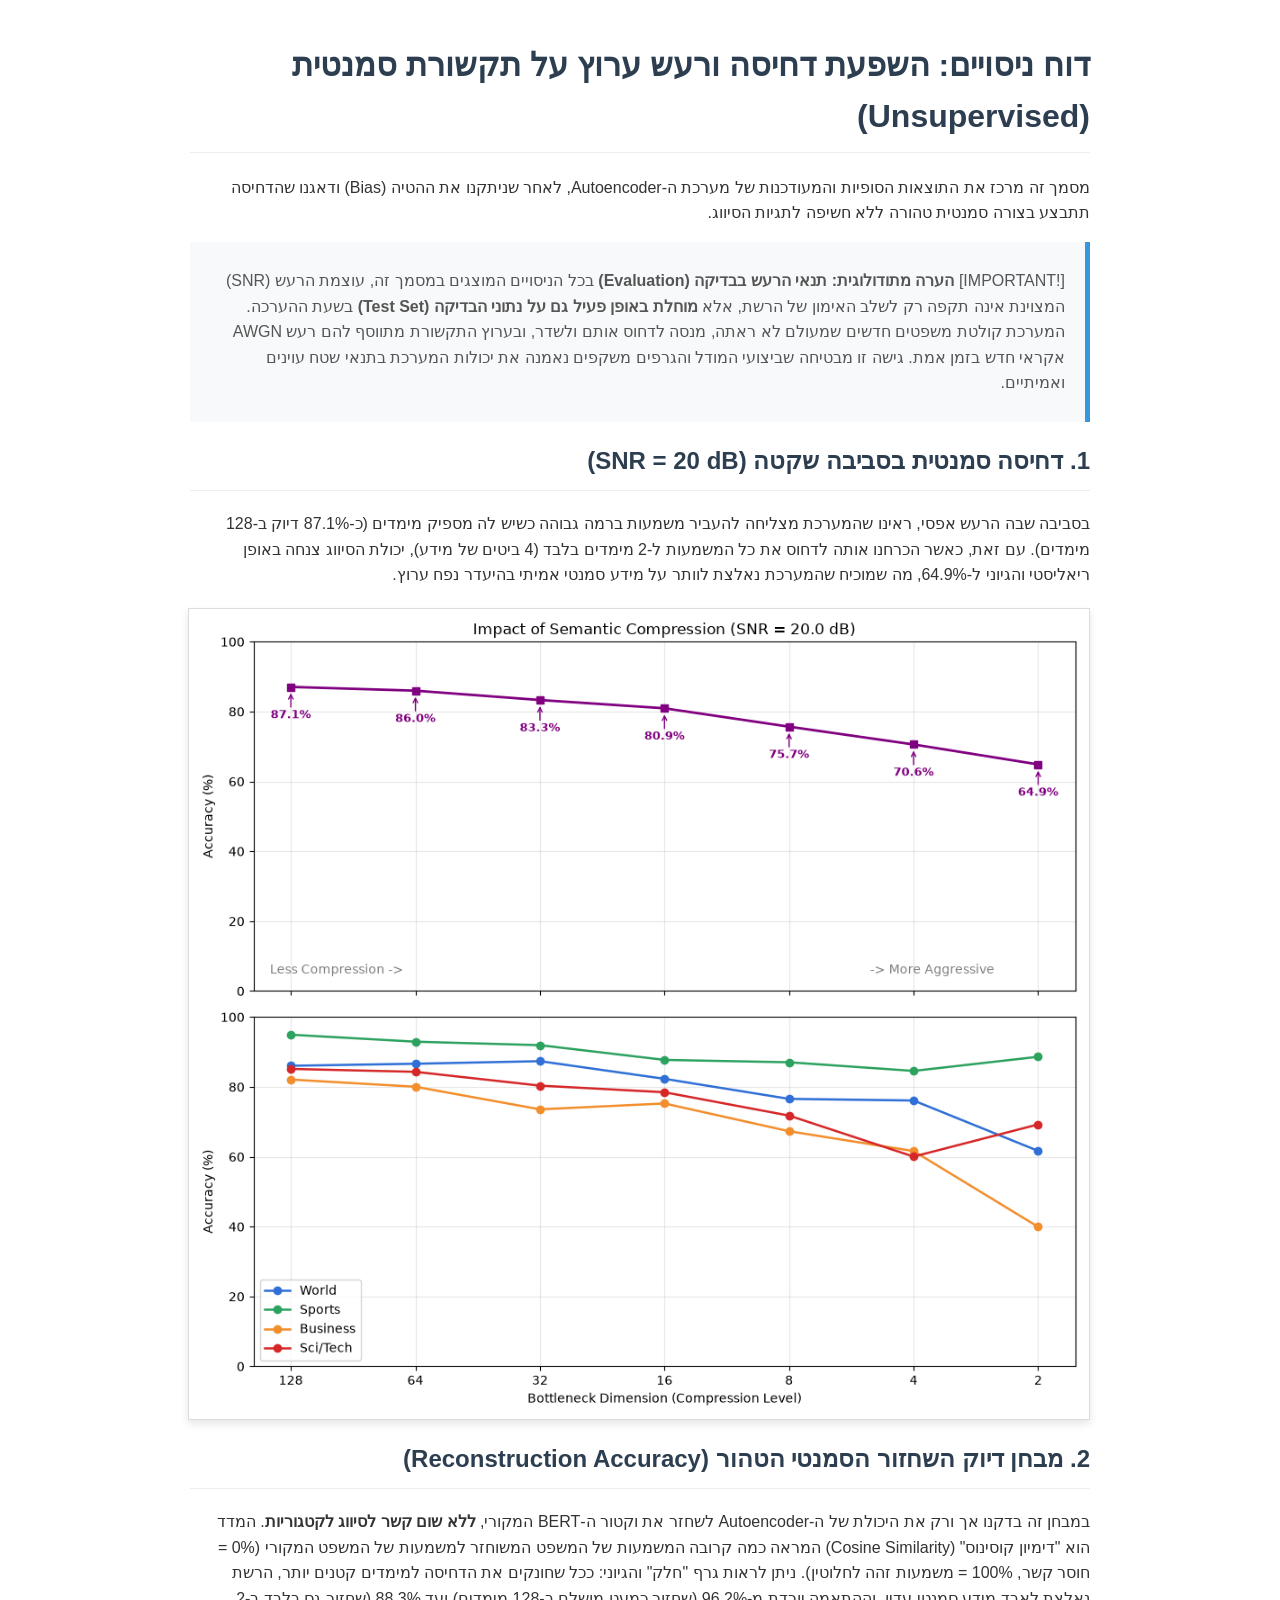
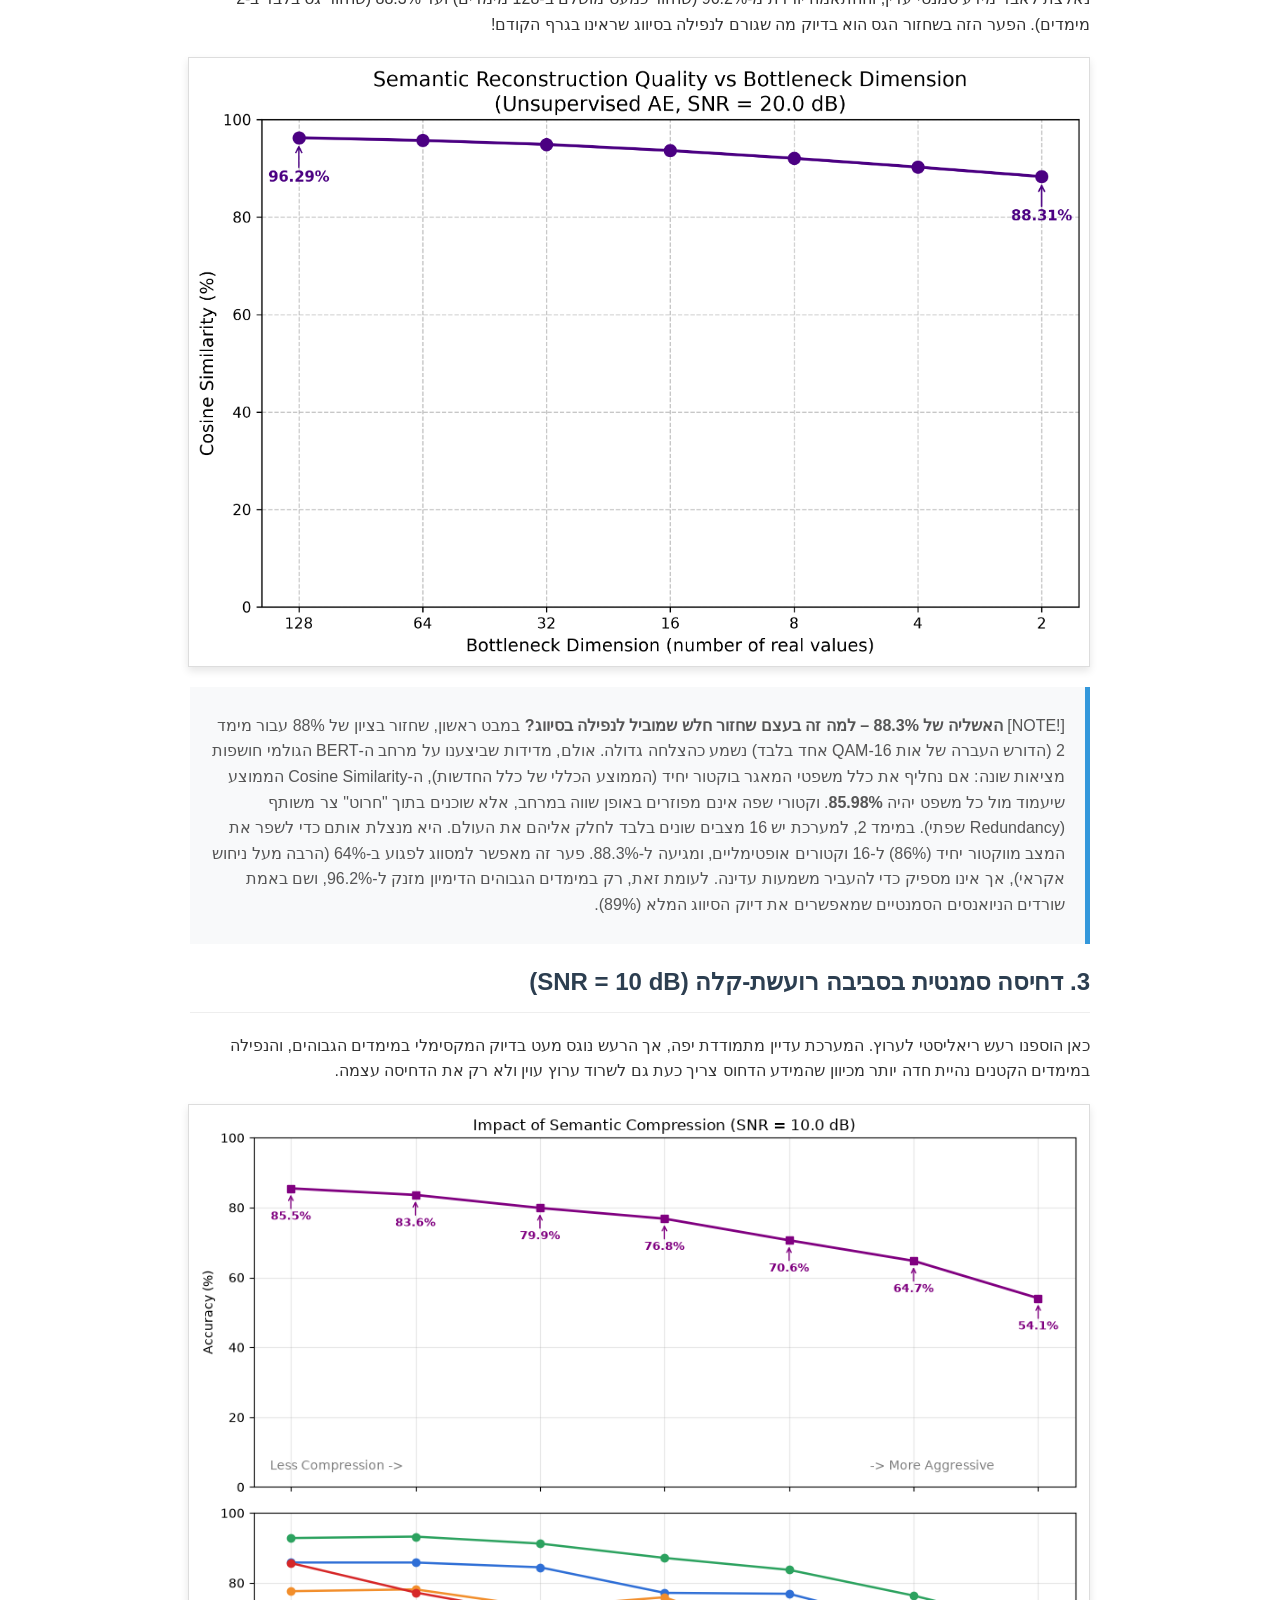
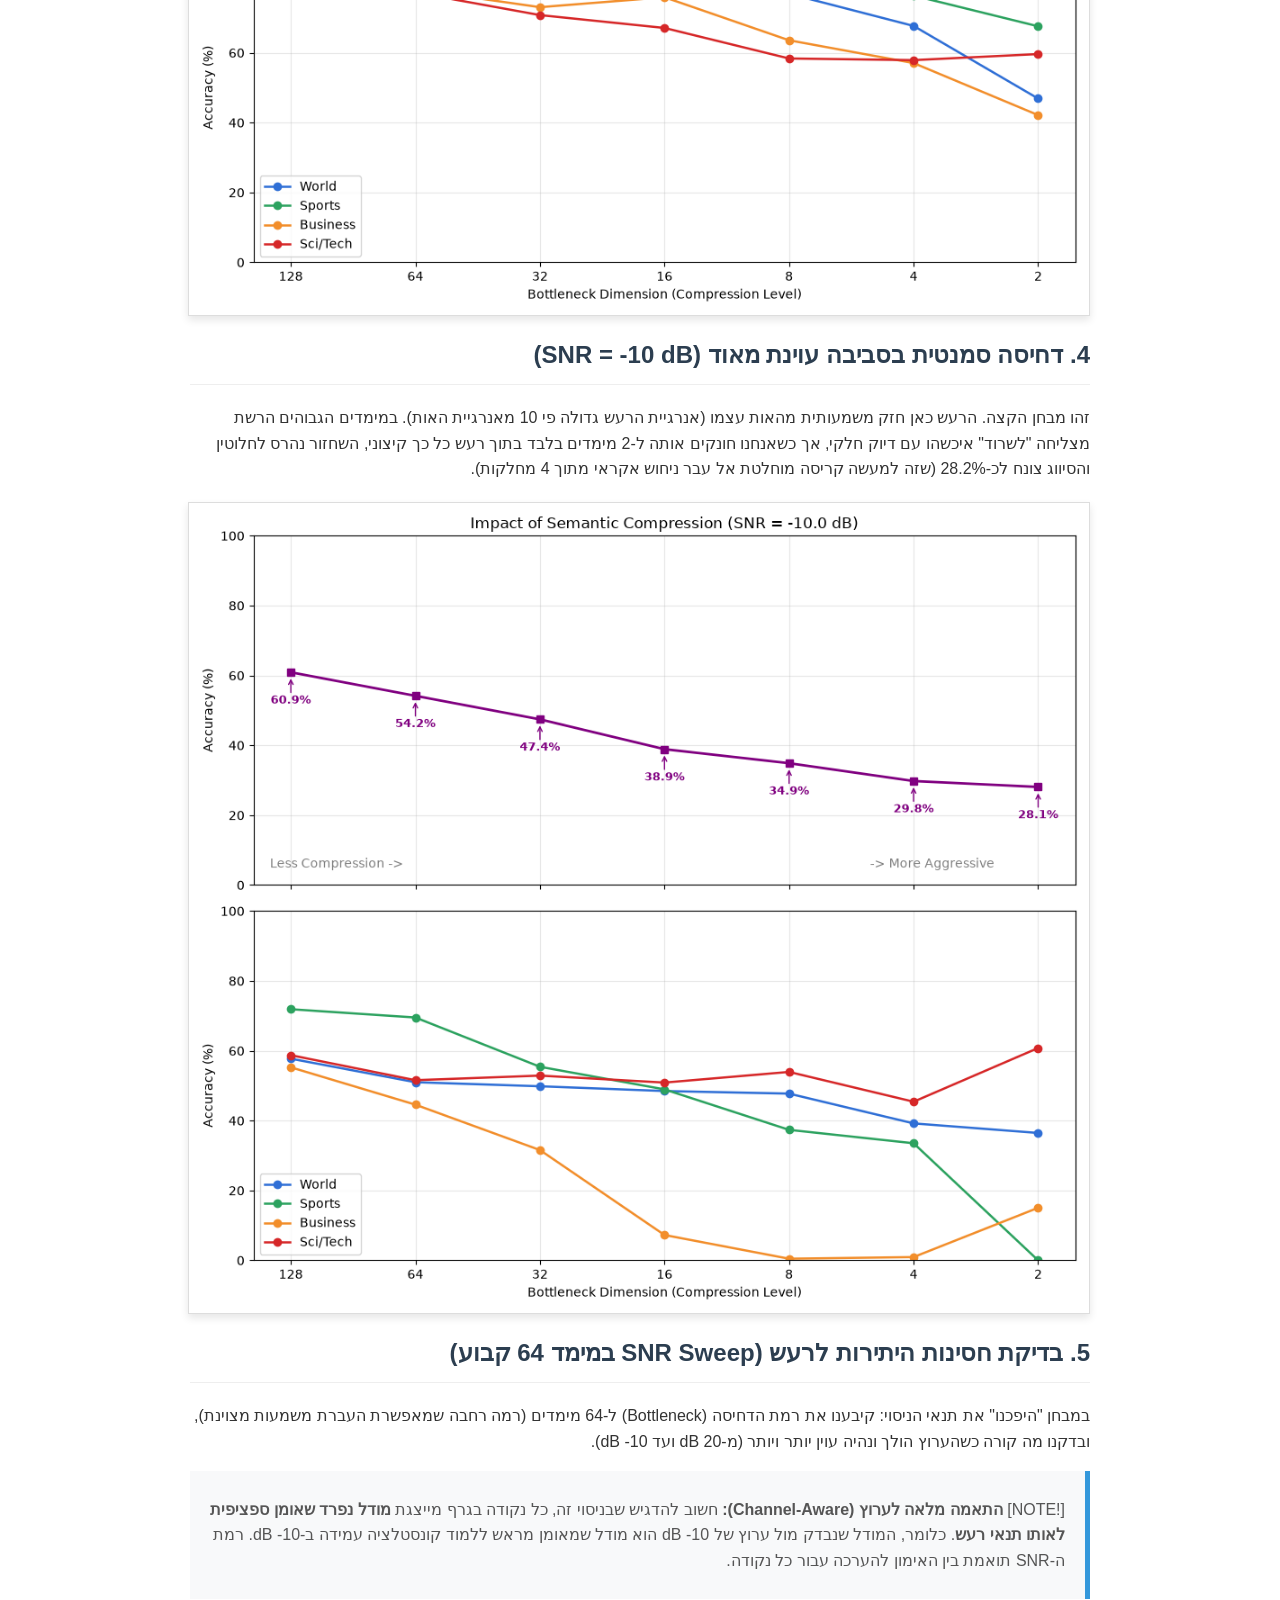
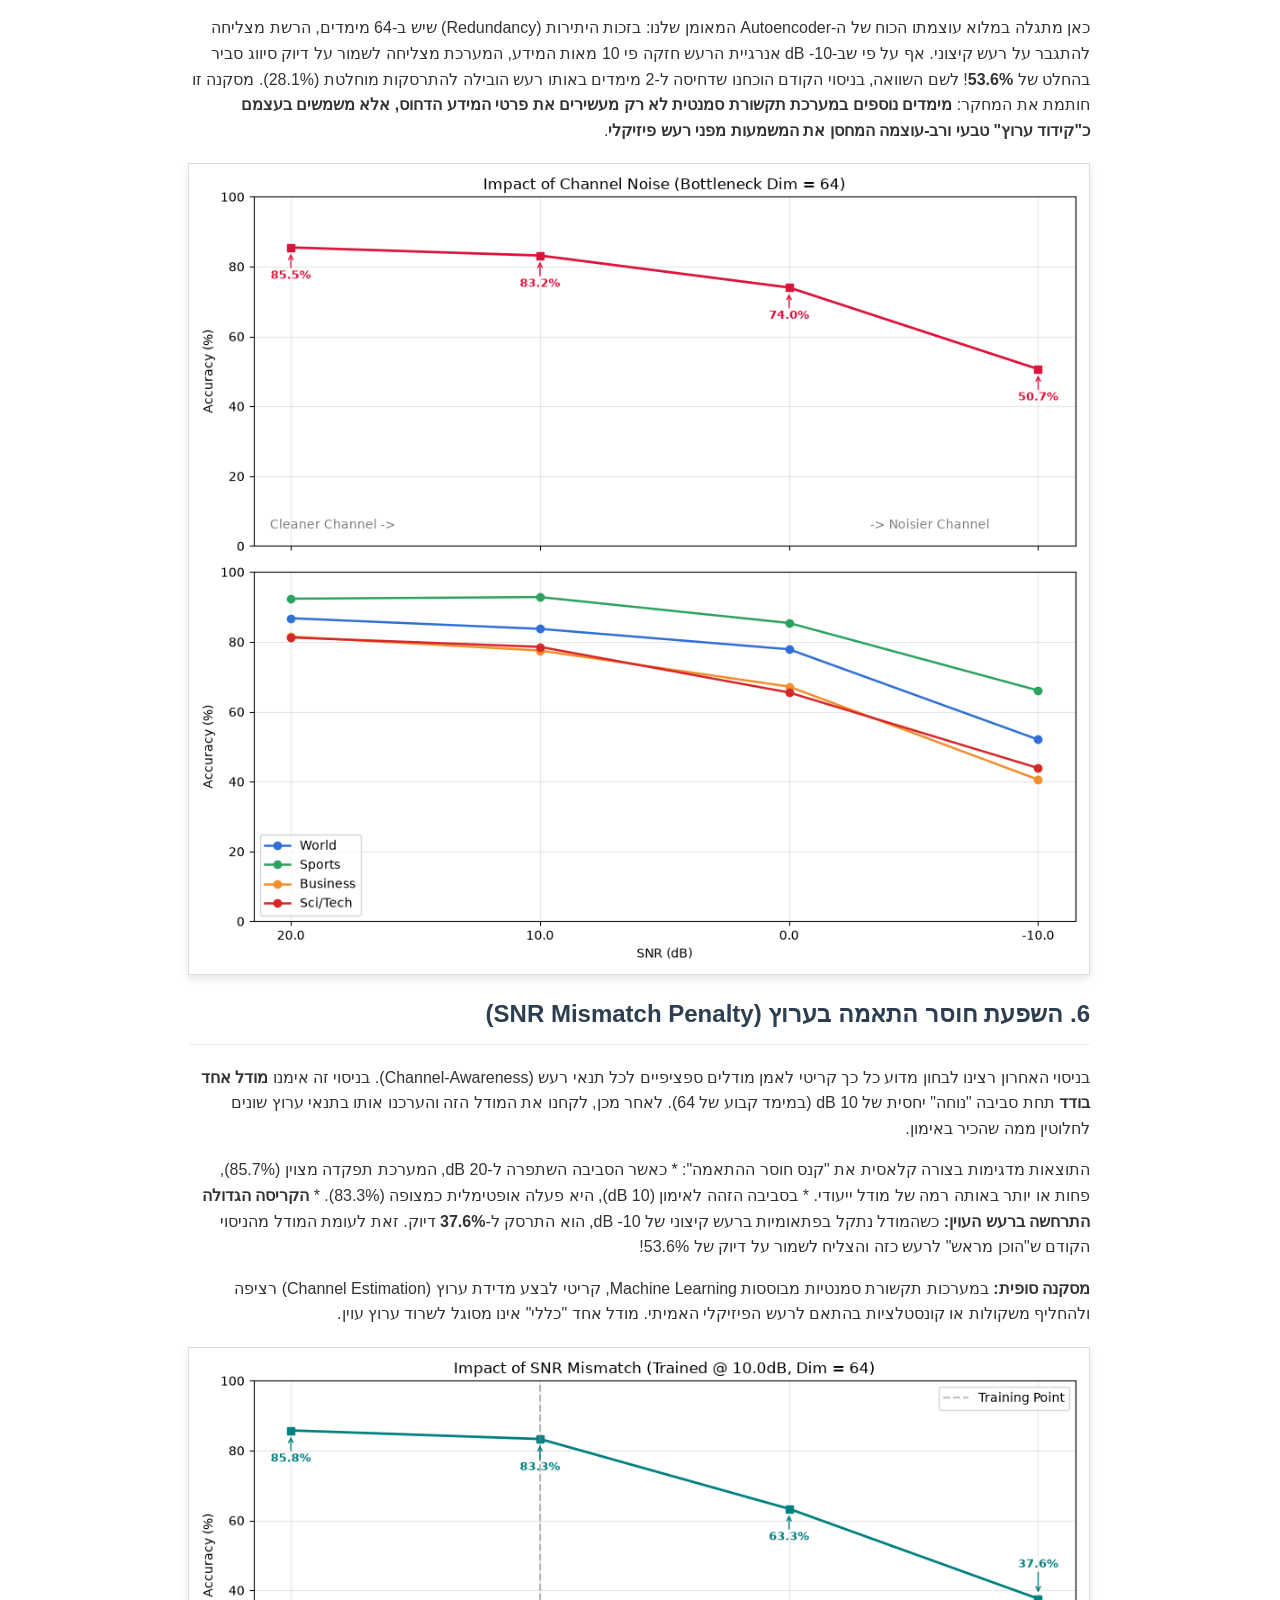
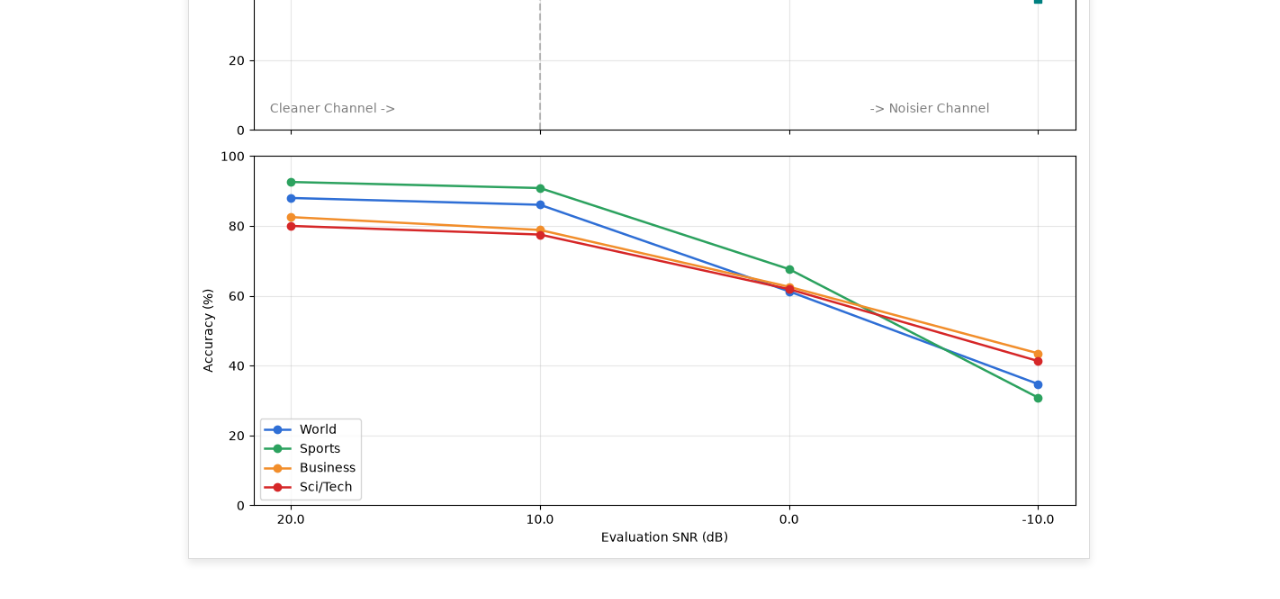
<file: Docs/results_report.html>
<!DOCTYPE html>
<html lang="he" dir="rtl">
<head>
<meta charset="utf-8">
<title>דוח ניסויים</title>
<style>
body {
    direction: rtl;
    text-align: right;
    font-family: 'Segoe UI', Tahoma, Geneva, Verdana, sans-serif;
    margin: 40px auto;
    max-width: 900px;
    line-height: 1.6;
    font-size: 16px;
    padding: 0 20px;
    color: #333;
}
h1, h2, h3 {
    color: #2c3e50;
    border-bottom: 1px solid #eee;
    padding-bottom: 10px;
}
img {
    max-width: 100%;
    height: auto;
    display: block;
    margin: 20px auto;
    border: 1px solid #ddd;
    box-shadow: 0 4px 8px rgba(0,0,0,0.1);
}
pre, code {
    direction: ltr;
    text-align: left;
    background: #f4f4f4;
    padding: 2px 5px;
    border-radius: 4px;
    font-family: Consolas, monospace;
}
pre {
    padding: 15px;
    overflow-x: auto;
}
blockquote {
    border-right: 5px solid #3498db;
    margin: 0;
    padding: 10px 20px;
    background-color: #f8f9fa;
    color: #555;
}
</style>
</head>
<body>
<h1>דוח ניסויים: השפעת דחיסה ורעש ערוץ על תקשורת סמנטית (Unsupervised)</h1>
<p>מסמך זה מרכז את התוצאות הסופיות והמעודכנות של מערכת ה-Autoencoder, לאחר שניתקנו את ההטיה (Bias) ודאגנו שהדחיסה תתבצע בצורה סמנטית טהורה ללא חשיפה לתגיות הסיווג.</p>
<blockquote>
<p>[!IMPORTANT]
<strong>הערה מתודולוגית: תנאי הרעש בבדיקה (Evaluation)</strong>
בכל הניסויים המוצגים במסמך זה, עוצמת הרעש (SNR) המצוינת אינה תקפה רק לשלב האימון של הרשת, אלא <strong>מוחלת באופן פעיל גם על נתוני הבדיקה (Test Set)</strong> בשעת ההערכה. המערכת קולטת משפטים חדשים שמעולם לא ראתה, מנסה לדחוס אותם ולשדר, ובערוץ התקשורת מתווסף להם רעש AWGN אקראי חדש בזמן אמת. גישה זו מבטיחה שביצועי המודל והגרפים משקפים נאמנה את יכולות המערכת בתנאי שטח עוינים ואמיתיים.</p>
</blockquote>
<h2>1. דחיסה סמנטית בסביבה שקטה (SNR = 20 dB)</h2>
<p>בסביבה שבה הרעש אפסי, ראינו שהמערכת מצליחה להעביר משמעות ברמה גבוהה כשיש לה מספיק מימדים (כ-87.1% דיוק ב-128 מימדים). עם זאת, כאשר הכרחנו אותה לדחוס את כל המשמעות ל-2 מימדים בלבד (4 ביטים של מידע), יכולת הסיווג צנחה באופן ריאליסטי והגיוני ל-64.9%, מה שמוכיח שהמערכת נאלצת לוותר על מידע סמנטי אמיתי בהיעדר נפח ערוץ.</p>
<p><img alt="Unsupervised 20dB" src="../results/dim_sweep/snr_20/dim_sweep.png" /></p>
<h2>2. מבחן דיוק השחזור הסמנטי הטהור (Reconstruction Accuracy)</h2>
<p>במבחן זה בדקנו אך ורק את היכולת של ה-Autoencoder לשחזר את וקטור ה-BERT המקורי, <strong>ללא שום קשר לסיווג לקטגוריות</strong>. המדד הוא "דימיון קוסינוס" (Cosine Similarity) המראה כמה קרובה המשמעות של המשפט המשוחזר למשמעות של המשפט המקורי (0% = חוסר קשר, 100% = משמעות זהה לחלוטין).
ניתן לראות גרף "חלק" והגיוני: ככל שחונקים את הדחיסה למימדים קטנים יותר, הרשת נאלצת לאבד מידע סמנטי עדין, וההתאמה יורדת מ-96.2% (שחזור כמעט מושלם ב-128 מימדים) ועד 88.3% (שחזור גס בלבד ב-2 מימדים). הפער הזה בשחזור הגס הוא בדיוק מה שגורם לנפילה בסיווג שראינו בגרף הקודם!</p>
<p><img alt="Reconstruction Plot" src="../results/dim_sweep/snr_20/reconstruction_plot.png" /></p>
<blockquote>
<p>[!NOTE]
<strong>האשליה של 88.3% – למה זה בעצם שחזור חלש שמוביל לנפילה בסיווג?</strong>
במבט ראשון, שחזור בציון של 88% עבור מימד 2 (הדורש העברה של אות 16-QAM אחד בלבד) נשמע כהצלחה גדולה. אולם, מדידות שביצענו על מרחב ה-BERT הגולמי חושפות מציאות שונה: אם נחליף את כלל משפטי המאגר בוקטור יחיד (הממוצע הכללי של כלל החדשות), ה-Cosine Similarity הממוצע שיעמוד מול כל משפט יהיה <strong>85.98%</strong>. 
וקטורי שפה אינם מפוזרים באופן שווה במרחב, אלא שוכנים בתוך "חרוט" צר משותף (Redundancy שפתי). במימד 2, למערכת יש 16 מצבים שונים בלבד לחלק אליהם את העולם. היא מנצלת אותם כדי לשפר את המצב מווקטור יחיד (86%) ל-16 וקטורים אופטימליים, ומגיעה ל-88.3%. פער זה מאפשר למסווג לפגוע ב-64% (הרבה מעל ניחוש אקראי), אך אינו מספיק כדי להעביר משמעות עדינה. 
לעומת זאת, רק במימדים הגבוהים הדימיון מזנק ל-96.2%, ושם באמת שורדים הניואנסים הסמנטיים שמאפשרים את דיוק הסיווג המלא (89%).</p>
</blockquote>
<h2>3. דחיסה סמנטית בסביבה רועשת-קלה (SNR = 10 dB)</h2>
<p>כאן הוספנו רעש ריאליסטי לערוץ. המערכת עדיין מתמודדת יפה, אך הרעש נוגס מעט בדיוק המקסימלי במימדים הגבוהים, והנפילה במימדים הקטנים נהיית חדה יותר מכיוון שהמידע הדחוס צריך כעת גם לשרוד ערוץ עוין ולא רק את הדחיסה עצמה.</p>
<p><img alt="Unsupervised 10dB" src="../results/dim_sweep/snr_10/dim_sweep.png" /></p>
<h2>4. דחיסה סמנטית בסביבה עוינת מאוד (SNR = -10 dB)</h2>
<p>זהו מבחן הקצה. הרעש כאן חזק משמעותית מהאות עצמו (אנרגיית הרעש גדולה פי 10 מאנרגיית האות). 
במימדים הגבוהים הרשת מצליחה "לשרוד" איכשהו עם דיוק חלקי, אך כשאנחנו חונקים אותה ל-2 מימדים בלבד בתוך רעש כל כך קיצוני, השחזור נהרס לחלוטין והסיווג צונח לכ-28.2% (שזה למעשה קריסה מוחלטת אל עבר ניחוש אקראי מתוך 4 מחלקות).</p>
<p><img alt="Unsupervised -10dB" src="../results/dim_sweep/snr_-10/dim_sweep.png" /></p>
<h2>5. בדיקת חסינות היתירות לרעש (SNR Sweep במימד 64 קבוע)</h2>
<p>במבחן "היפכנו" את תנאי הניסוי: קיבענו את רמת הדחיסה (Bottleneck) ל-64 מימדים (רמה רחבה שמאפשרת העברת משמעות מצוינת), ובדקנו מה קורה כשהערוץ הולך ונהיה עוין יותר ויותר (מ-20 dB ועד 10- dB). </p>
<blockquote>
<p>[!NOTE]
<strong>התאמה מלאה לערוץ (Channel-Aware):</strong> חשוב להדגיש שבניסוי זה, כל נקודה בגרף מייצגת <strong>מודל נפרד שאומן ספציפית לאותו תנאי רעש</strong>. כלומר, המודל שנבדק מול ערוץ של 10- dB הוא מודל שמאומן מראש ללמוד קונסטלציה עמידה ב-10- dB. רמת ה-SNR תואמת בין האימון להערכה עבור כל נקודה.</p>
</blockquote>
<p>כאן מתגלה במלוא עוצמתו הכוח של ה-Autoencoder המאומן שלנו: בזכות היתירות (Redundancy) שיש ב-64 מימדים, הרשת מצליחה להתגבר על רעש קיצוני. אף על פי שב-10- dB אנרגיית הרעש חזקה פי 10 מאות המידע, המערכת מצליחה לשמור על דיוק סיווג סביר בהחלט של <strong>53.6%</strong>! 
לשם השוואה, בניסוי הקודם הוכחנו שדחיסה ל-2 מימדים באותו רעש הובילה להתרסקות מוחלטת (28.1%). 
מסקנה זו חותמת את המחקר: <strong>מימדים נוספים במערכת תקשורת סמנטית לא רק מעשירים את פרטי המידע הדחוס, אלא משמשים בעצמם כ"קידוד ערוץ" טבעי ורב-עוצמה המחסן את המשמעות מפני רעש פיזיקלי</strong>.</p>
<p><img alt="SNR Sweep" src="../results/snr_sweep/dim_64/snr_sweep.png" /></p>
<h2>6. השפעת חוסר התאמה בערוץ (SNR Mismatch Penalty)</h2>
<p>בניסוי האחרון רצינו לבחון מדוע כל כך קריטי לאמן מודלים ספציפיים לכל תנאי רעש (Channel-Awareness). בניסוי זה אימנו <strong>מודל אחד בודד</strong> תחת סביבה "נוחה" יחסית של 10 dB (במימד קבוע של 64). לאחר מכן, לקחנו את המודל הזה והערכנו אותו בתנאי ערוץ שונים לחלוטין ממה שהכיר באימון.</p>
<p>התוצאות מדגימות בצורה קלאסית את "קנס חוסר ההתאמה":
* כאשר הסביבה השתפרה ל-20 dB, המערכת תפקדה מצוין (85.7%), פחות או יותר באותה רמה של מודל ייעודי.
* בסביבה הזהה לאימון (10 dB), היא פעלה אופטימלית כמצופה (83.3%).
* <strong>הקריסה הגדולה התרחשה ברעש העוין:</strong> כשהמודל נתקל בפתאומיות ברעש קיצוני של 10- dB, הוא התרסק ל-<strong>37.6%</strong> דיוק. זאת לעומת המודל מהניסוי הקודם ש"הוכן מראש" לרעש כזה והצליח לשמור על דיוק של 53.6%! </p>
<p><strong>מסקנה סופית:</strong> במערכות תקשורת סמנטיות מבוססות Machine Learning, קריטי לבצע מדידת ערוץ (Channel Estimation) רציפה ולהחליף משקולות או קונסטלציות בהתאם לרעש הפיזיקלי האמיתי. מודל אחד "כללי" אינו מסוגל לשרוד ערוץ עוין.</p>
<p><img alt="Mismatch Sweep" src="../results/mismatch_sweep/train_snr_10_dim_64/mismatch_sweep.png" /></p>
</body>
</html>
</file>
